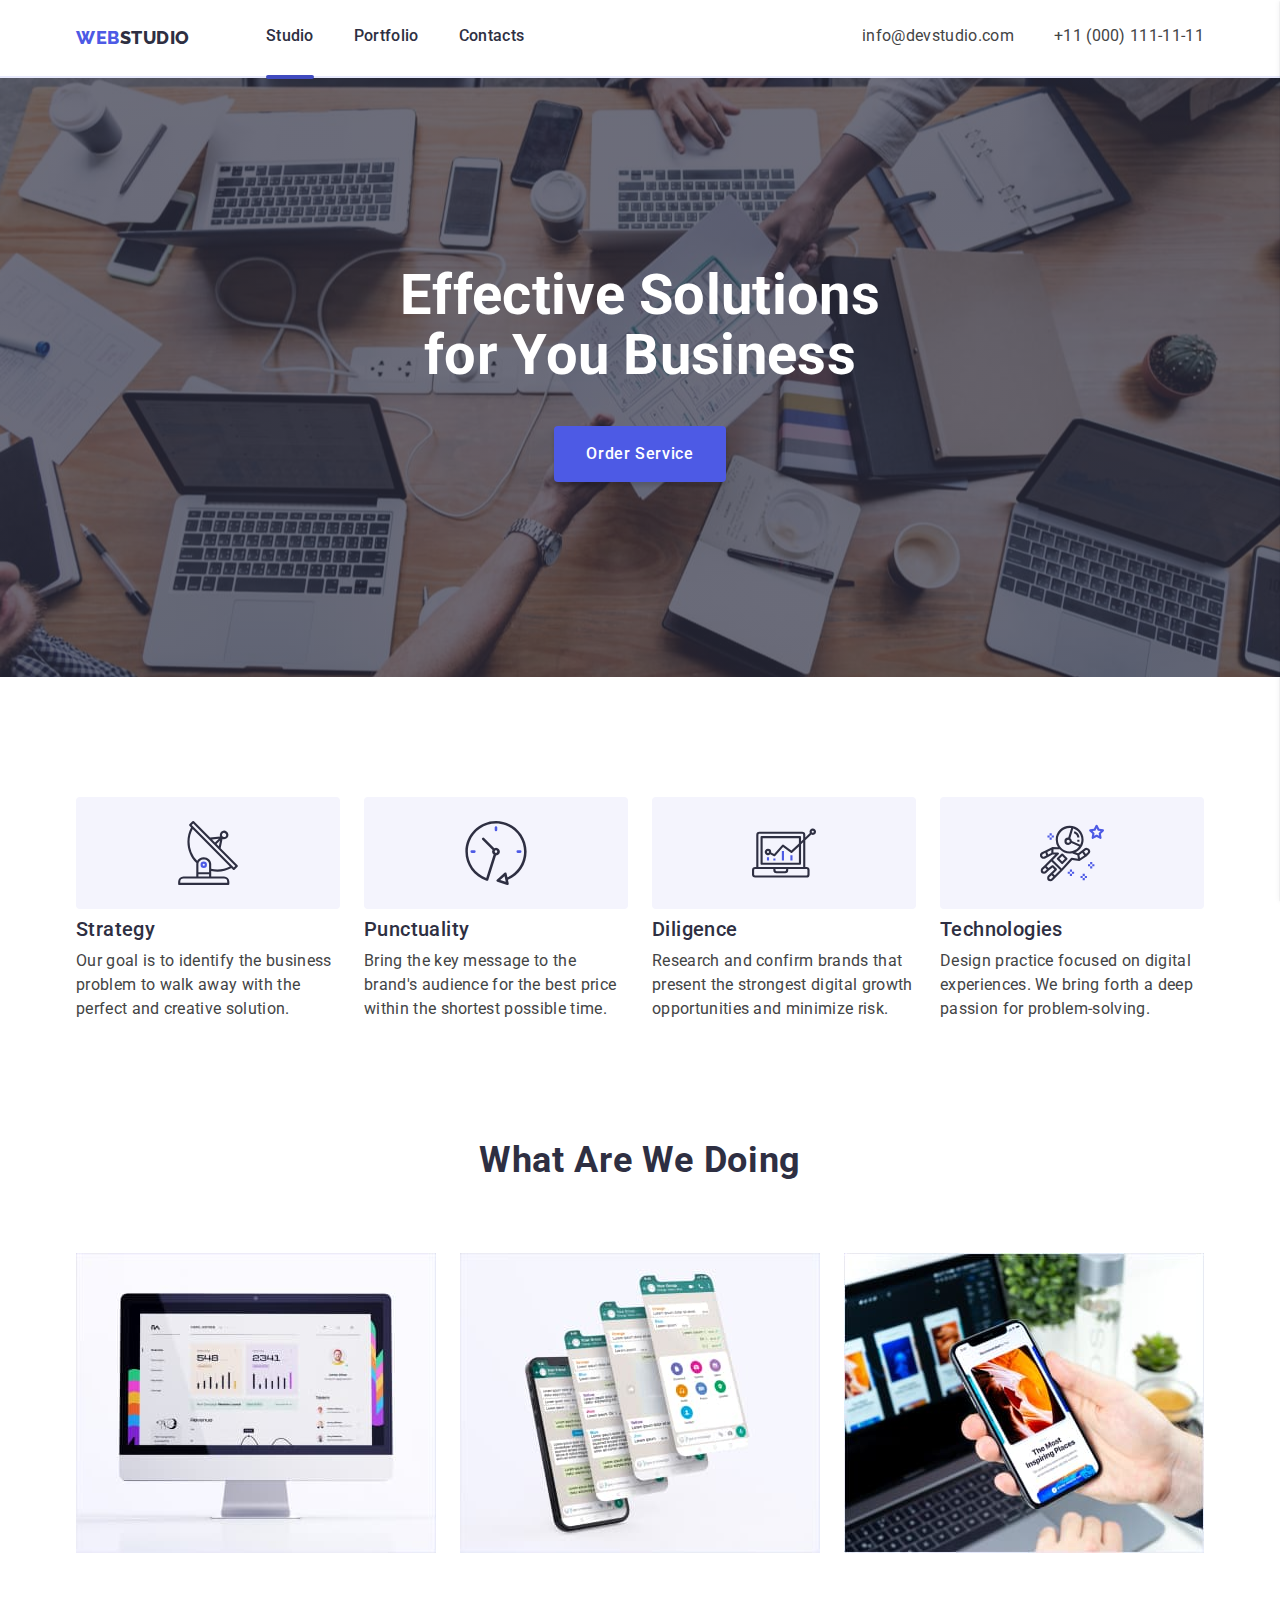
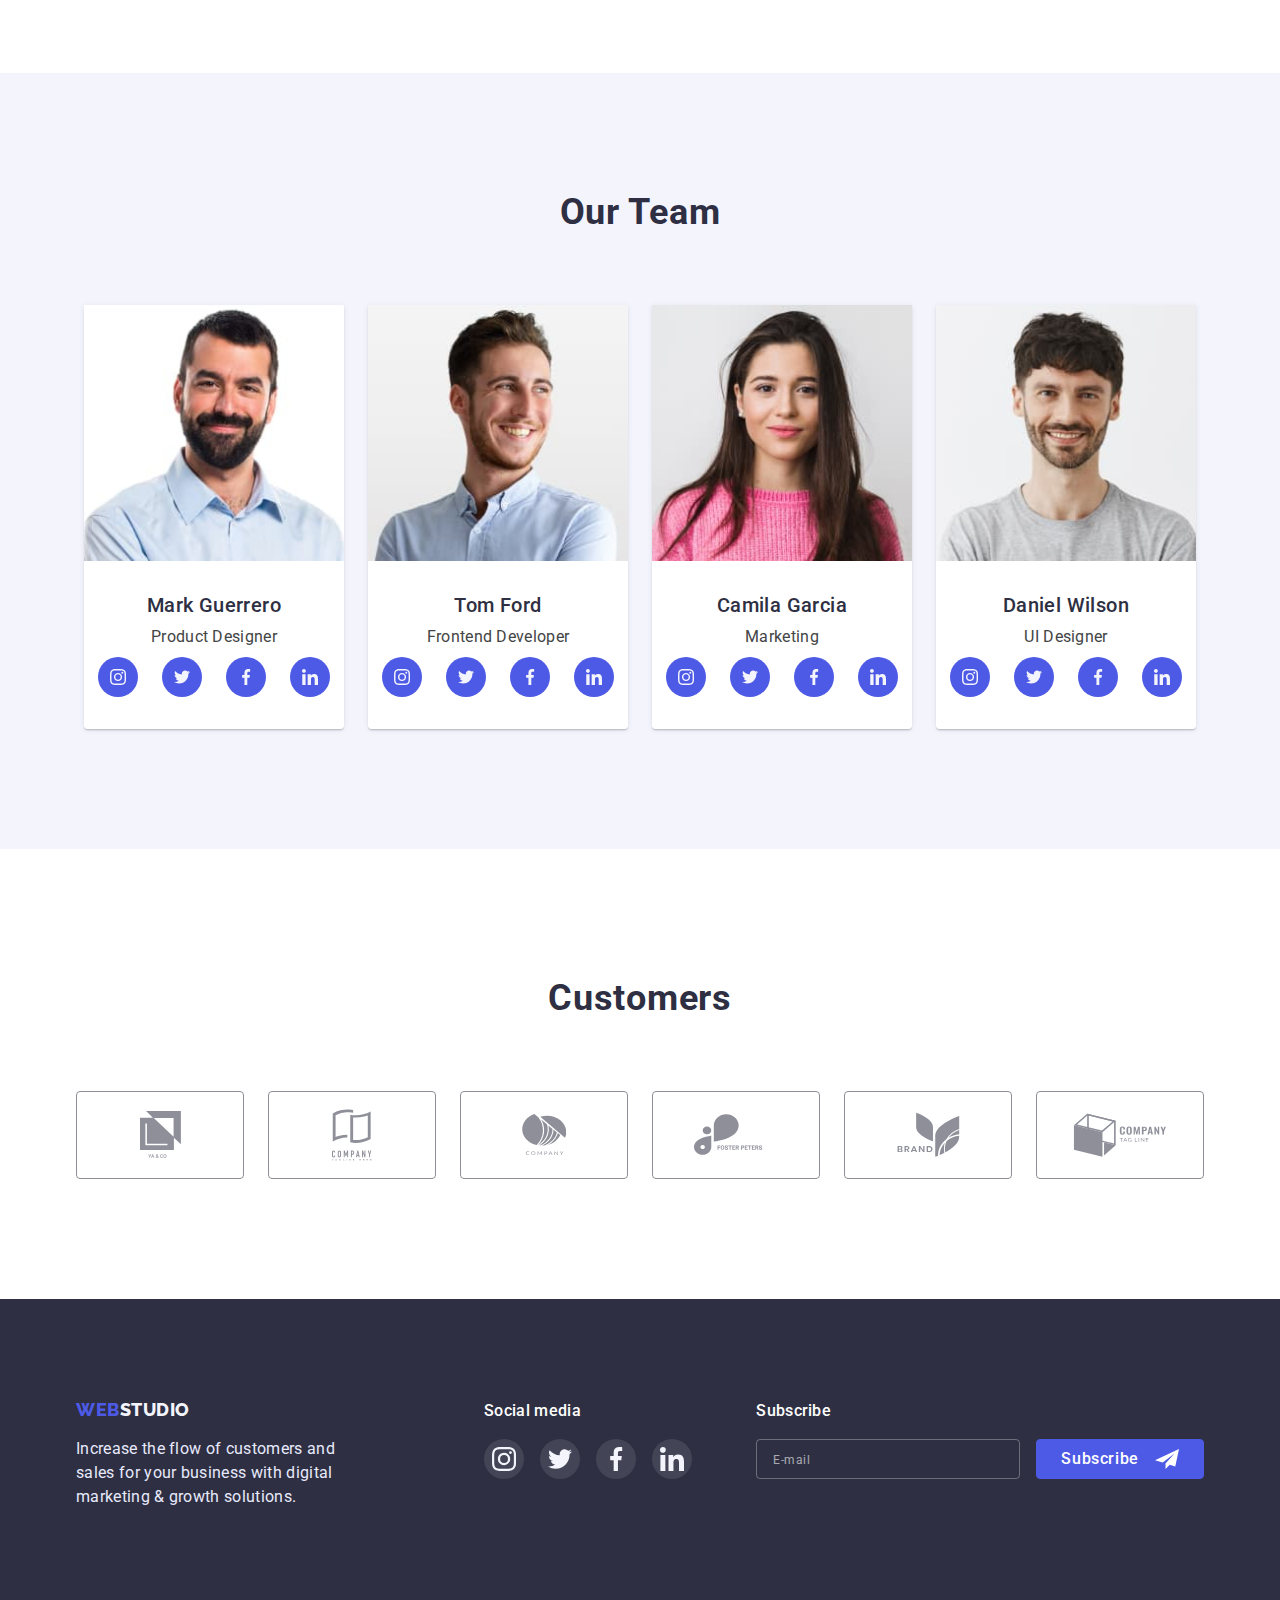
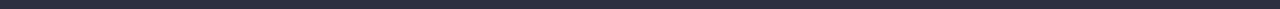
<file: index.html>
<!DOCTYPE html>
<html lang="en">

<head>
    <meta charset="UTF-8">
    <meta http-equiv="X-UA-Compatible" content="IE=edge">
    <meta name="viewport" content="width=device-width, initial-scale=1.0">
    <title class="title">WebStudio</title>
    <link rel="preconnect" href="https://fonts.googleapis.com">
    <link rel="preconnect" href="https://fonts.gstatic.com" crossorigin>
    <link
        href="https://fonts.googleapis.com/css2?family=Raleway:wght@800&family=Roboto:wght@400;500;700;900&display=swap"
        rel="stylesheet">
    <link rel="stylesheet"
        href="https://cdnjs.cloudflare.com/ajax/libs/modern-normalize/1.1.0/modern-normalize.min.css">
    <link rel="stylesheet" href="./css/styles.css">
</head>

<body>
    <!------------------ HEADER ------------------>
    <header class="header">
        <div class="container nav-address">
            <div class="mobile">
                <a href="./index.html" class="logo-header"><span>Web</span>Studio</a>
                <button type="button" class="menu-btn js-open-menu" aria-expanded="false" aria-controls="mobile-menu">
                    <svg width="32" height="22">
                        <use href="./images/symbol-defs.svg#icon-hamburger"></use>
                    </svg>
                </button>
            </div>
            <nav class="header-nav">
                <ul class="header-list list">
                    <li class="header-item "><a href="./index.html" class="header-links link current">Studio</a></li>
                    <li class="header-item"><a href="./portfolio.html" class="header-links link">Portfolio</a></li>
                    <li class="header-item"><a href="#Contacts" class="header-links link">Contacts</a></li>
                </ul>
            </nav>
            <address class="address">
                <ul class="address-list list">
                    <li class="address-item"><a href="mailto:info@devstudio.com"
                            class="address-link link">info@devstudio.com</a></li>
                    <li class="address-item"><a href="tel:+110001111111" class="address-link link">+11 (000)
                            111-11-11</a></li>
                </ul>
            </address>
        </div>
    </header>
    <!------------------ MAIN ------------------>
    <main class="main">
        <!------------------ HERO ------------------>
        <section class="hero section">
            <div class="container">
                <h1 class="hero-title">Effective Solutions for You Business</h1>
                <button type="button" data-modal-open class="hero-btn btn">Order Service</button>
            </div>
        </section>
        <!------------------ TEXT ------------------>
        <section class="text section">
            <div class="container">
                <h2 class="text-title-hidden visually-hidden">Name of section</h2>
                <ul class="text-list list">
                    <li class="text-item">
                        <div class="svg-container">
                            <svg class="icon">
                                <use href='./images/symbol-defs.svg#icon-antenna'></use>
                            </svg>
                        </div>
                        <h3 class="text-title">Strategy</h3>
                        <p class="text-prgf">Our goal is to identify the business problem to walk away with the perfect and creative
                            solution.
                        </p>
                    </li>
                    <li class="text-item">
                        <div class="svg-container">
                            <svg class="icon">
                                <use href='./images/symbol-defs.svg#icon-clock'></use>
                            </svg>
                        </div>
                        <h3 class="text-title">Punctuality</h3>
                        <p class="text-prgf">Bring the key message to the brand's audience for the best price within the shortest possible
                            time.</p>
                    </li>
                    <li class="text-item">
                        <div class="svg-container">
                            <svg class="icon">
                                <use href='./images/symbol-defs.svg#icon-diagram'></use>
                            </svg>
                        </div>
                        <h3 class="text-title">Diligence</h3>
                        <p class="text-prgf">Research and confirm brands that present the strongest digital growth opportunities and
                            minimize
                            risk.</p>
                    </li>
                    <li class="text-item">
                        <div class="svg-container">
                            <svg class="icon">
                                <use href='./images/symbol-defs.svg#icon-astronaut'></use>
                            </svg>
                        </div>
                        <h3 class="text-title">Technologies</h3>
                        <p class="text-prgf">Design practice focused on digital experiences. We bring forth a deep passion for
                            problem-solving.</p>
                    </li>
                </ul>
            </div>
        </section>
        <!------------------ ACTIVITIES ------------------>
        <section class="activities section">
            <div class="container">
                <h2 class="activities-title">What are we doing</h2>
                <ul class="activities-list list">
                    <li class="activities-item"><img src="./images/administration.jpg" alt="administration" width="360"
                            class="activities-img"></li>
                    <li class="activities-item"><img src="./images/ui-ux.jpg" alt="ui/ux" width="360"
                            class="activities-img"></li>
                    <li class="activities-item"><img src="./images/design.jpg" alt="design" width="360"
                            class="activities-img"></li>
                </ul>
            </div>
        </section>
        <!------------------ TEAM ------------------>
        <section class="team section">
            <div class="container">
                <h2 class="team-title">Our Team</h2>
                <ul class="team-list list">
                    <li class="team-item">
                        <img srcset="./images/markguerrero.jpg 1x, ./images/markguerrero2x.jpg 2x"
                            src="./images/markguerrero.jpg" alt="markguerrero" class="team-img">
                        <div class="team-container">
                            <h3 class="team-name">Mark Guerrero</h3>
                            <p class="team-jobtitle">Product Designer</p>
                            <ul class="team-social-list list">
                                <li clas="team-social-item"><a href="" class="team-social-link">
                                        <svg class="social-icon">
                                            <use href="./images/symbol-defs.svg#icon-instagram"></use>
                                        </svg>
                                    </a></li>
                                <li clas="team-social-item"><a href="" class="team-social-link">
                                        <svg class="social-icon">
                                            <use href="./images/symbol-defs.svg#icon-twitter"></use>
                                        </svg>
                                    </a></li>
                                <li clas="team-social-item"><a href="" class="team-social-link">
                                        <svg class="social-icon">
                                            <use href="./images/symbol-defs.svg#icon-facebook"></use>
                                        </svg>
                                    </a></li>
                                <li clas="team-social-item"><a href="" class="team-social-link">
                                        <svg class="social-icon">
                                            <use href="./images/symbol-defs.svg#icon-linkedin"></use>
                                        </svg>
                                    </a></li>
                            </ul>
                        </div>

                    <li class="team-item">
                        <img srcset="./images/tomford.jpg 1x, ./images/tomford2x.jpg 2x" src="./images/tomford.jpg"
                            alt="tomford" class="team-img">
                        <div class="team-container">
                            <h3 class="team-name">Tom Ford</h3>
                            <p class="team-jobtitle">Frontend Developer</p>
                            <ul class="team-social-list list">
                                <li clas="team-social-item"><a href="" class="team-social-link">
                                        <svg class="social-icon">
                                            <use href="./images/symbol-defs.svg#icon-instagram"></use>
                                        </svg>
                                    </a></li>
                                <li clas="team-social-item"><a href="" class="team-social-link">
                                        <svg class="social-icon">
                                            <use href="./images/symbol-defs.svg#icon-twitter"></use>
                                        </svg>
                                    </a></li>
                                <li clas="team-social-item"><a href="" class="team-social-link">
                                        <svg class="social-icon">
                                            <use href="./images/symbol-defs.svg#icon-facebook"></use>
                                        </svg>
                                    </a></li>
                                <li clas="team-social-item"><a href="" class="team-social-link">
                                        <svg class="social-icon">
                                            <use href="./images/symbol-defs.svg#icon-linkedin"></use>
                                        </svg>
                                    </a></li>
                            </ul>
                        </div>

                    </li>
                    <li class="team-item">
                        <img srcset="./images/camilagarcia.jpg 1x, ./images/camilagarcia2x.jpg 2x"
                            src="./images/camilagarcia.jpg" alt="camilagarcia" class="team-img">
                        <div class="team-container">
                            <h3 class="team-name">Camila Garcia</h3>
                            <p class="team-jobtitle">Marketing</p>
                            <ul class="team-social-list list">
                                <li clas="team-social-item"><a href="" class="team-social-link">
                                        <svg class="social-icon">
                                            <use href="./images/symbol-defs.svg#icon-instagram"></use>
                                        </svg>
                                    </a></li>
                                <li clas="team-social-item"><a href="" class="team-social-link">
                                        <svg class="social-icon">
                                            <use href="./images/symbol-defs.svg#icon-twitter"></use>
                                        </svg>
                                    </a></li>
                                <li clas="team-social-item"><a href="" class="team-social-link">
                                        <svg class="social-icon">
                                            <use href="./images/symbol-defs.svg#icon-facebook"></use>
                                        </svg>
                                    </a></li>
                                <li clas="team-social-item"><a href="" class="team-social-link">
                                        <svg class="social-icon">
                                            <use href="./images/symbol-defs.svg#icon-linkedin"></use>
                                        </svg>
                                    </a></li>
                            </ul>
                        </div>

                    </li>
                    <li class="team-item">
                        <img srcset="./images/danielwilson.jpg 1x, ./images/danielwilson2x.jpg 2x"
                            src="./images/danielwilson.jpg" alt="danielwilson" class="team-img">
                        <div class="team-container">
                            <h3 class="team-name">Daniel Wilson</h3>
                            <p class="team-jobtitle">UI Designer</p>
                            <ul class="team-social-list list">
                                <li clas="team-social-item"><a href="" class="team-social-link">
                                        <svg class="social-icon">
                                            <use href="./images/symbol-defs.svg#icon-instagram"></use>
                                        </svg>
                                    </a></li>
                                <li clas="team-social-item"><a href="" class="team-social-link">
                                        <svg class="social-icon">
                                            <use href="./images/symbol-defs.svg#icon-twitter"></use>
                                        </svg>
                                    </a></li>
                                <li clas="team-social-item"><a href="" class="team-social-link">
                                        <svg class="social-icon">
                                            <use href="./images/symbol-defs.svg#icon-facebook"></use>
                                        </svg>
                                    </a></li>
                                <li clas="team-social-item"><a href="" class="team-social-link">
                                        <svg class="social-icon">
                                            <use href="./images/symbol-defs.svg#icon-linkedin"></use>
                                        </svg>
                                    </a></li>
                            </ul>
                        </div>

                    </li>
                </ul>
            </div>
        </section>
        <!------------------ CUSTOMERS ------------------>
        <section class="customers section">
            <div class="container">
                <h2 class="customers-title">Customers</h2>
                <ul class="customers-list list">
                    <li class="customers-item"><a class="clients-link" href="">
                            <svg class="customers-icon" width="41" height="46.97">
                                <use href="./images/symbol-defs.svg#icon-client1"></use>
                            </svg>
                        </a></li>
                    <li class="customers-item"><a class="clients-link" href="">
                            <svg class="customers-icon" width="40" height="52">
                                <use href="./images/symbol-defs.svg#icon-client2"></use>
                            </svg>
                        </a></li>
                    <li class="customers-item"><a class="clients-link" href="">
                            <svg class="customers-icon" width="44" height="41">
                                <use href="./images/symbol-defs.svg#icon-client3"></use>
                            </svg>
                        </a></li>
                    <li class="customers-item"><a class="clients-link" href="">
                            <svg class="customers-icon" width="84" height="41">
                                <use href="./images/symbol-defs.svg#icon-client4"></use>
                            </svg>
                        </a></li>
                    <li class="customers-item"><a class="clients-link" href="">
                            <svg class="customers-icon" width="63" height="45">
                                <use href="./images/symbol-defs.svg#icon-client5"></use>
                            </svg>
                        </a></li>
                    <li class="customers-item"><a class="clients-link" href="">
                            <svg class="customers-icon" width="94" height="44">
                                <use href="./images/symbol-defs.svg#icon-client6"></use>
                            </svg>
                        </a></li>
                </ul>
            </div>
        </section>
    </main>
    <!------------------ FOOTER ------------------>
    <footer class="footer">
        <div class="container footer-container">
            <div class="first-section">
                <a href="./index.html" class="logo-footer"><span>Web</span>Studio</a>
                <p class="footer-text">Increase the flow of customers and sales for your business with digital marketing
                    &
                    growth solutions.</p>
            </div>
            <div class="second-section">
                <h3 class="footer-head">Social media</h3>
                <ul class="social-media-list list">
                    <li class="social-media-item"><a href="" class="social-media-link">
                            <svg class="social-media-icon">
                                <use href="./images/symbol-defs.svg#icon-instagram"></use>
                            </svg>
                        </a></li>
                    <li class="social-media-item"><a href="" class="social-media-link">
                            <svg class="social-media-icon">
                                <use href="./images/symbol-defs.svg#icon-twitter"></use>
                            </svg>
                        </a></li>
                    <li class="social-media-item"><a href="" class="social-media-link">
                            <svg class="social-media-icon">
                                <use href="./images/symbol-defs.svg#icon-facebook"></use>
                            </svg>
                        </a></li>
                    <li class="social-media-item"><a href="" class="social-media-link">
                            <svg class="social-media-icon">
                                <use href="./images/symbol-defs.svg#icon-linkedin"></use>
                            </svg>
                        </a></li>
                </ul>
            </div>
            <div class="third-section">
                <h3 class="footer-head2">Subscribe</h3>
                <form class="footer-form">
                    <input type="email" class="footer-input" name="subscribe" id="email" placeholder="E-mail">
                    <button type="submit" class="footer-btn"><span class="btn-text">Subscribe</span></button>
                </form>
            </div>
        </div>
    </footer>
    <!------------------ MODAL ------------------>
    <div class="backdrop is-hidden" data-modal>
        <div class="modal">
            <button type="button" data-modal-close class="close-btn">
                <svg class="close-icon" width="8px" height="8px">
                    <use href="./images/symbol-defs.svg#icon-close"></use>
                </svg>
            </button>
            <h4 class="modal-text">Leave your contacts and we will call you back</h4>
            <form class="modal-form" autocomplete="off">
                <label for="" class="modal-label">
                    <span class="text-label">Name</span>
                    <div class="icon-pos">
                        <input type="text" class="modal-input" name="Name" required>
                        <svg class="input-icon">
                            <use href="./images/symbol-defs.svg#icon-person"></use>
                        </svg>
                    </div>
                </label>
                <label for="" class="modal-label">
                    <span class="text-label">Phone</span>
                    <div class="icon-pos">
                        <input type="tel" class="modal-input" name="Phone"
                            pattern="[\+]\d{3}\s[\(]\d{2}[\)]\s\d{3}[\-]\d{2}[\-]\d{2}" required>
                        <svg class="input-icon">
                            <use href="./images/symbol-defs.svg#icon-phone"></use>
                        </svg>
                    </div>
                </label>
                <label for="" class="modal-label">
                    <span class="text-label">Email</span>
                    <div class="icon-pos">
                        <input type="email" class="modal-input" name="Email" required>
                        <svg class="input-icon">
                            <use href="./images/symbol-defs.svg#icon-email"></use>
                        </svg>
                    </div>
                </label>
                <label for="" class="modal-label">
                    <span class="text-label">Comment</span>
                    <textarea name="" id="" cols="30" rows="10" class="modal-textarea"
                        placeholder="Text input"></textarea>
                </label>
                <label class="checkbox-label">
                    <input type="checkbox" name="checkbox" class="checkbox visually-hidden">
                    <span class="check-custom"></span>
                    <svg class="check-icon">
                        <use href="./images/symbol-defs.svg#icon-click"></use>
                    </svg>
                    <span class="checkbox-text">I accept the terms and conditions of the <a href="#">Privacy
                            Policy</a></span>
                </label>
                <button type="submit" class="modal-btn"><span class="modal-btn-txt">Send</span></button>
            </form>
        </div>
    </div>
    <!------------------ MOBILE MENU ------------------>
    <div class="mob-menu js-menu-container" id="mobile-menu">
        <button type="button" class="close-btn js-close-menu">
            <svg class="close-icon" width="8px" height="8px">
                <use href="./images/symbol-defs.svg#icon-close"></use>
            </svg>
        </button>

        <div class="menu-block">
            <ul class="menu-list list">
                <li class="menu-item"><a href="./index.html" class="link menu-link menu-current">Studio</a></li>
                <li class="menu-item"><a href="./portfolio.html" class="link menu-link">Portfolio</a></li>
                <li class="menu-item"><a href="#Contacts" class="link menu-link">Contacts</a></li>
            </ul>
        </div>
        <div class="address-block">
            <ul class="address-list list">
                <li class="address-item"><a href="tel:+110001111111" class="tel-link link">+11 (000)
                        111-11-11</a></li>
                <li class="address-item"><a href="mailto:info@devstudio.com"
                        class="address-link link">info@devstudio.com</a></li>
            </ul>
            <ul class="team-social-list list">
                <li clas="team-social-item"><a href="" class="team-social-link">
                        <svg class="social-icon">
                            <use href="./images/symbol-defs.svg#icon-instagram"></use>
                        </svg>
                    </a></li>
                <li clas="team-social-item"><a href="" class="team-social-link">
                        <svg class="social-icon">
                            <use href="./images/symbol-defs.svg#icon-twitter"></use>
                        </svg>
                    </a></li>
                <li clas="team-social-item"><a href="" class="team-social-link">
                        <svg class="social-icon">
                            <use href="./images/symbol-defs.svg#icon-facebook"></use>
                        </svg>
                    </a></li>
                <li clas="team-social-item"><a href="" class="team-social-link">
                        <svg class="social-icon">
                            <use href="./images/symbol-defs.svg#icon-linkedin"></use>
                        </svg>
                    </a></li>
            </ul>
        </div>

    </div>
    <script src="./js/mobile-menu.js"></script>
    <script src="./js/modal.js"></script>
</body>

</html>
</file>
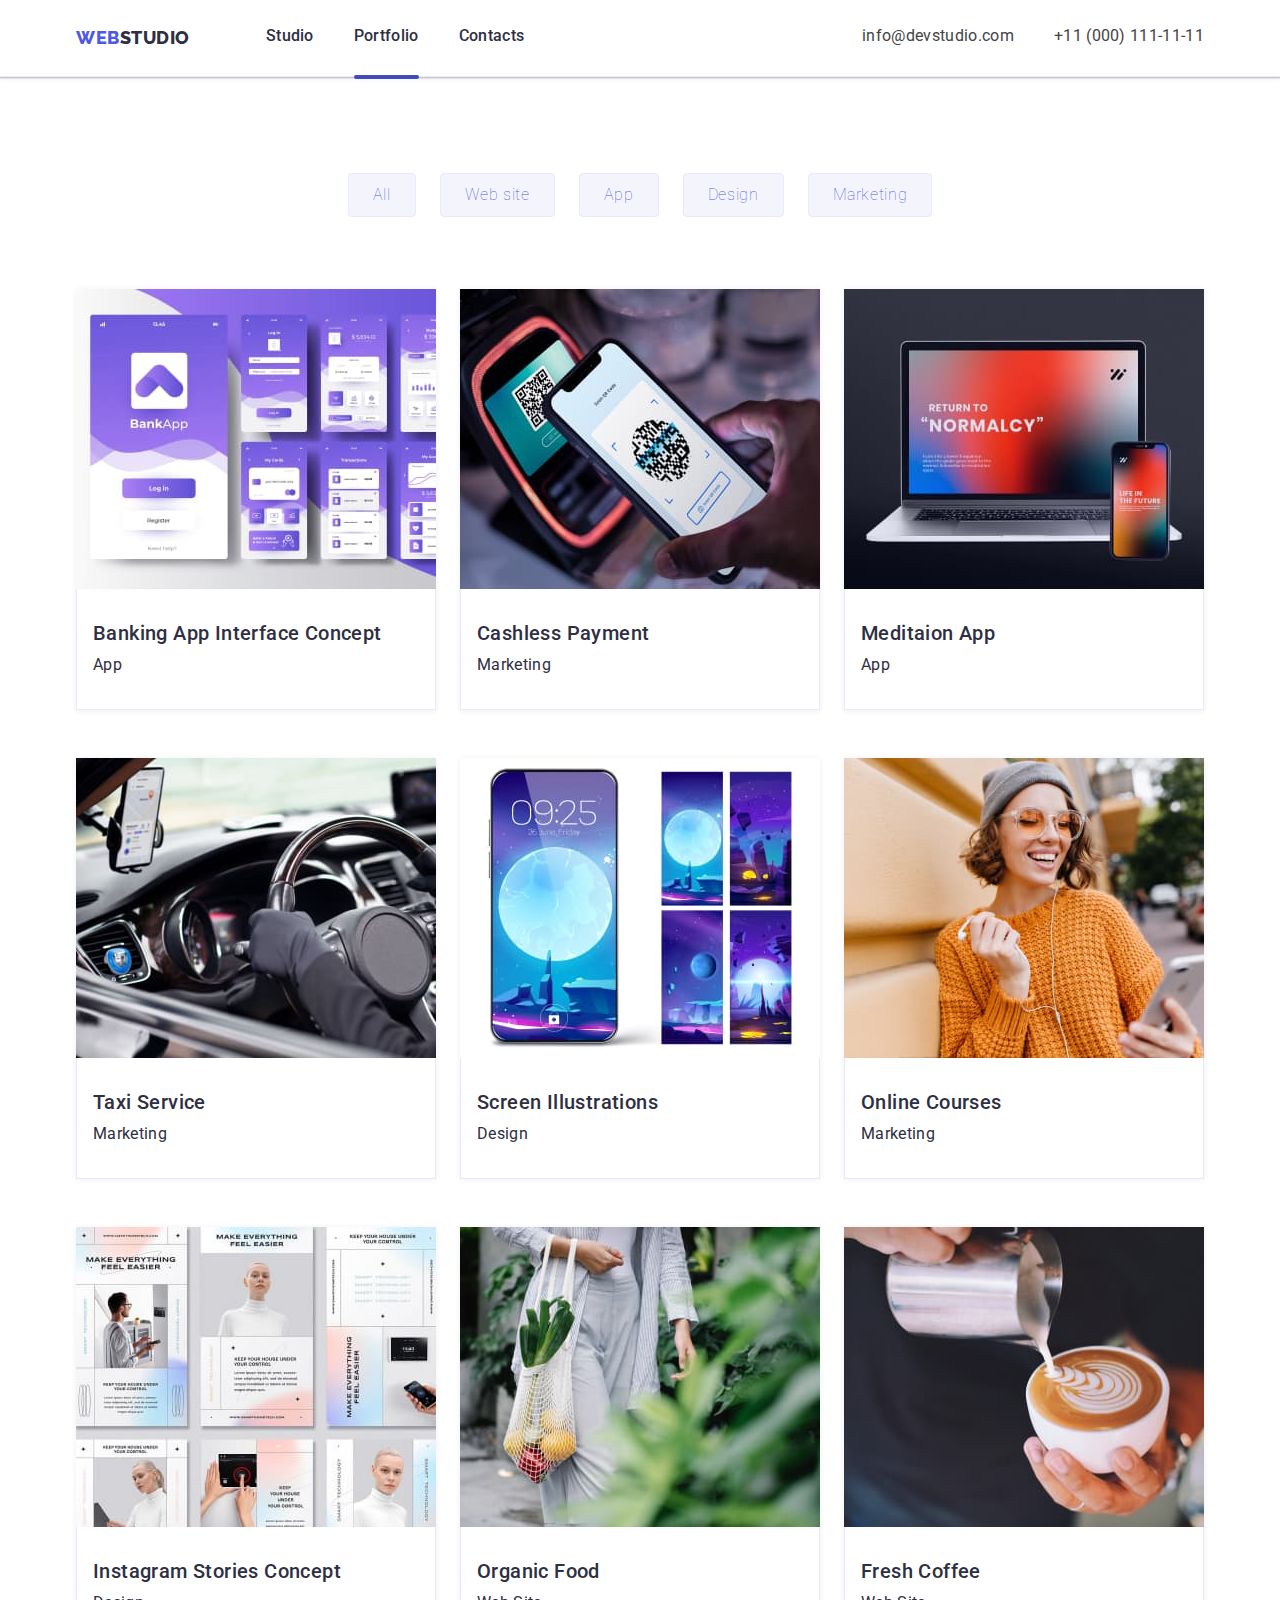
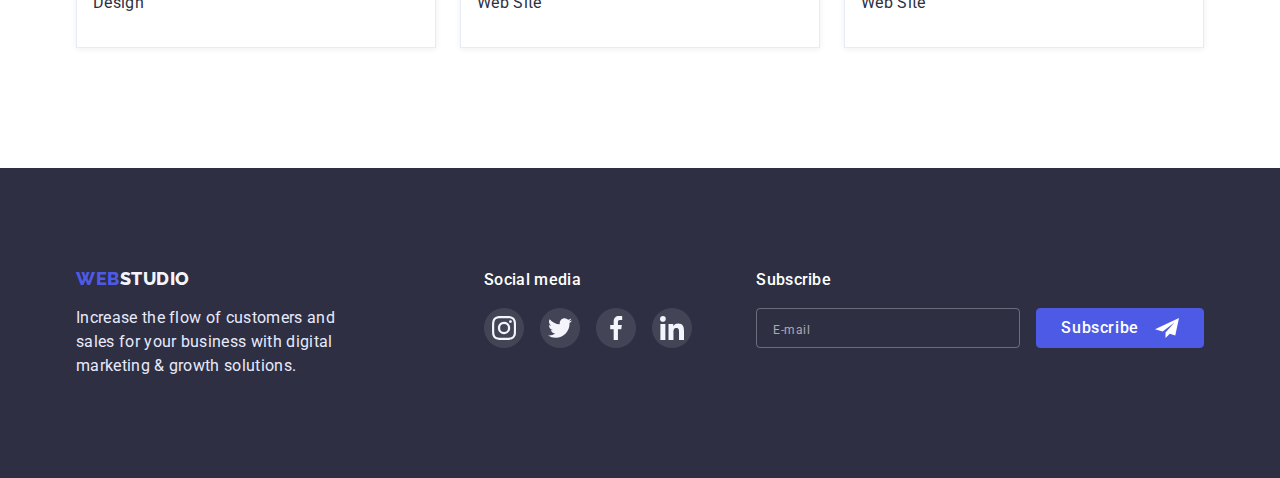
<file: portfolio.html>
<!DOCTYPE html>
<html lang="en">

<head>
    <meta charset="UTF-8">
    <meta http-equiv="X-UA-Compatible" content="IE=edge">
    <meta name="viewport" content="width=device-width, initial-scale=1.0">
    <title class="title">Portfolio</title>
    <link rel="preconnect" href="https://fonts.googleapis.com">
    <link rel="preconnect" href="https://fonts.gstatic.com" crossorigin>
    <link
        href="https://fonts.googleapis.com/css2?family=Raleway:wght@800&family=Roboto:wght@400;500;700;900&display=swap"
        rel="stylesheet">
    <link rel="stylesheet"
        href="https://cdnjs.cloudflare.com/ajax/libs/modern-normalize/1.1.0/modern-normalize.min.css">
    <link rel="stylesheet" href="./css/styles.css">
</head>

<body>
    <header class="header">
        <div class="container nav-address">
            <a href="./index.html" class="logo-header"><span>Web</span>Studio</a>
            <nav class="header-nav">
                <ul class="header-list list">
                    <li class="header-item"><a href="./index.html" class="header-links link">Studio</a></li>
                    <li class="header-item"><a href="./portfolio.html" class="header-links link current">Portfolio</a>
                    </li>
                    <li class="header-item"><a href="#Contacts" class="header-links link">Contacts</a></li>
                </ul>
            </nav>
            <address class="address">
                <ul class="address-list list">
                    <li class="address-item"><a href="mailto:info@devstudio.com"
                            class="address-link link">info@devstudio.com</a></li>
                    <li class="address-item"><a href="tel:+110001111111" class="address-link link">+11 (000)
                            111-11-11</a></li>
                </ul>
            </address>
        </div>
    </header>
    <main class="main-portfolio">
        <section class="main-section section">
            <div class="container">
                <h1 class="visually-hidden">Portfolio page</h1>
                <ul class="filter-list list">
                    <li class="filter-item"><button type="button" class="filter-btn btn">All</button></li>
                    <li class="filter-item"><button type="button" class="filter-btn btn">Web site</button></li>
                    <li class="filter-item"><button type="button" class="filter-btn btn">App</button></li>
                    <li class="filter-item"><button type="button" class="filter-btn btn">Design</button></li>
                    <li class="filter-item"><button type="button" class="filter-btn btn">Marketing</button></li>
                </ul>
                <ul class="projects-list list">
                    <li class="projects-item">
                        <a href="" class="project-link">
                            <div class="bg-container">
                                <img src="./images/bank_app.jpg" alt="bank_app" width="360" class="projects-img">
                                <div class="overlay-container">
                                    <p class="overlay-text">14 Stylish and User-Friendly App Design Concepts · Task
                                        Manager App · Calorie Tracker App · Exotic Fruit Ecommerce App · Cloud Storage
                                        App</p>
                                </div>
                            </div>

                            <div class="projects-container">
                                <h3 class="projects-img-title">Banking App Interface Concept</h3>
                                <p class="projects-img-text">App</p>
                            </div>

                        </a>
                    </li>
                    <li class="projects-item">
                        <a href="" class="project-link">
                            <div class="bg-container">
                                <img src="./images/cash_payment.jpg" alt="background_blue" width="360"
                                    class="projects-img">
                                <div class="overlay-container">
                                    <p class="overlay-text">14 Stylish and User-Friendly App Design Concepts · Task
                                        Manager App · Calorie Tracker App · Exotic Fruit Ecommerce App · Cloud Storage
                                        App</p>
                                </div>
                            </div>
                            <div class="projects-container">
                                <h3 class="projects-img-title">Cashless Payment</h3>
                                <p class="projects-img-text">Marketing</p>
                            </div>

                        </a>
                    </li>
                    <li class="projects-item">
                        <a href="" class="project-link">
                            <div class="bg-container">
                                <img src="./images/meditation_app.jpg" alt="meditation_app" width="360"
                                    class="projects-img">
                                <div class="overlay-container">
                                    <p class="overlay-text">14 Stylish and User-Friendly App Design Concepts · Task
                                        Manager App · Calorie Tracker App · Exotic Fruit Ecommerce App · Cloud Storage
                                        App</p>
                                </div>
                            </div>

                            <div class="projects-container">
                                <h3 class="projects-img-title">Meditaion App</h3>
                                <p class="projects-img-text">App</p>
                            </div>

                        </a>
                    </li>
                    <li class="projects-item">
                        <a href="" class="project-link">
                            <div class="bg-container">
                                <img src="./images/taxi_service.jpg" alt="taxi_service" width="360"
                                    class="projects-img">
                                <div class="overlay-container">
                                    <p class="overlay-text">14 Stylish and User-Friendly App Design Concepts · Task
                                        Manager App · Calorie Tracker App · Exotic Fruit Ecommerce App · Cloud Storage
                                        App</p>
                                </div>
                            </div>

                            <div class="projects-container">
                                <h3 class="projects-img-title">Taxi Service</h3>
                                <p class="projects-img-text">Marketing</p>
                            </div>

                        </a>
                    </li>
                    <li class="projects-item">
                        <a href="" class="project-link">
                            <div class="bg-container">
                                <img src="./images/screen_img.jpg" alt="screen_img" width="360" class="projects-img">
                                <div class="overlay-container">
                                    <p class="overlay-text">14 Stylish and User-Friendly App Design Concepts · Task
                                        Manager App · Calorie Tracker App · Exotic Fruit Ecommerce App · Cloud Storage
                                        App</p>
                                </div>
                            </div>

                            <div class="projects-container">
                                <h3 class="projects-img-title">Screen Illustrations</h3>
                                <p class="projects-img-text">Design</p>
                            </div>

                        </a>
                    </li>
                    <li class="projects-item">
                        <a href="" class="project-link">
                            <div class="bg-container">
                                <img src="./images/online_course.jpg" alt="online_course" width="360"
                                    class="projects-img">
                                <div class="overlay-container">
                                    <p class="overlay-text">14 Stylish and User-Friendly App Design Concepts · Task
                                        Manager App · Calorie Tracker App · Exotic Fruit Ecommerce App · Cloud Storage
                                        App</p>
                                </div>
                            </div>

                            <div class="projects-container">
                                <h3 class="projects-img-title">Online Courses</h3>
                                <p class="projects-img-text">Marketing</p>
                            </div>

                        </a>
                    </li>
                    <li class="projects-item">
                        <a href="" class="project-link">
                            <div class="bg-container">
                                <img src="./images/instagramm_stories.jpg" alt="instagramm_stories" width="360"
                                    class="projects-img">
                                <div class="overlay-container">
                                    <p class="overlay-text">14 Stylish and User-Friendly App Design Concepts · Task
                                        Manager App · Calorie Tracker App · Exotic Fruit Ecommerce App · Cloud Storage
                                        App</p>
                                </div>
                            </div>

                            <div class="projects-container">
                                <h3 class="projects-img-title">Instagram Stories Concept</h3>
                                <p class="projects-img-text">Design</p>
                            </div>

                        </a>
                    </li>
                    <li class="projects-item">
                        <a href="" class="project-link">
                            <div class="bg-container">
                                <img src="./images/food.jpg" alt="food" width="360" class="projects-img">
                                <div class="overlay-container">
                                    <p class="overlay-text">14 Stylish and User-Friendly App Design Concepts · Task
                                        Manager App · Calorie Tracker App · Exotic Fruit Ecommerce App · Cloud Storage
                                        App</p>
                                </div>
                            </div>

                            <div class="projects-container">
                                <h3 class="projects-img-title">Organic Food</h3>
                                <p class="projects-img-text">Web Site</p>
                            </div>

                        </a>
                    </li>
                    <li class="projects-item">
                        <a href="" class="project-link">
                            <div class="bg-container">
                                <img src="./images/coffee.jpg" alt="coffee" width="360" class="projects-img">
                                <div class="overlay-container">
                                    <p class="overlay-text">14 Stylish and User-Friendly App Design Concepts · Task
                                        Manager App · Calorie Tracker App · Exotic Fruit Ecommerce App · Cloud Storage
                                        App</p>
                                </div>
                            </div>

                            <div class="projects-container">
                                <h3 class="projects-img-title">Fresh Coffee</h3>
                                <p class="projects-img-text">Web Site</p>
                            </div>

                        </a>

                    </li>
                </ul>
            </div>
        </section>
    </main>
    <footer class="footer">
        <div class="container footer-container">
            <div class="first-section">
                <a href="./index.html" class="logo-footer"><span>Web</span>Studio</a>
                <p class="footer-text">Increase the flow of customers and sales for your business with digital marketing
                    &
                    growth solutions.</p>
            </div>
            <div class="second-section">
                <h3 class="footer-head">Social media</h3>
                <ul class="social-media-list list">
                    <li class="social-media-item"><a href="" class="social-media-link">
                            <svg class="social-media-icon">
                                <use href="./images/symbol-defs.svg#icon-instagram"></use>
                            </svg>
                        </a></li>
                    <li class="social-media-item"><a href="" class="social-media-link">
                            <svg class="social-media-icon">
                                <use href="./images/symbol-defs.svg#icon-twitter"></use>
                            </svg>
                        </a></li>
                    <li class="social-media-item"><a href="" class="social-media-link">
                            <svg class="social-media-icon">
                                <use href="./images/symbol-defs.svg#icon-facebook"></use>
                            </svg>
                        </a></li>
                    <li class="social-media-item"><a href="" class="social-media-link">
                            <svg class="social-media-icon">
                                <use href="./images/symbol-defs.svg#icon-linkedin"></use>
                            </svg>
                        </a></li>
                </ul>
            </div>
            <div class="third-section">
                <h3 class="footer-head2">Subscribe</h3>
                <form class="footer-form">
                    <input type="email" class="footer-input" name="subscribe" id="email" placeholder="E-mail">
                    <button type="submit" class="footer-btn"><span class="btn-text">Subscribe</span></button>
                </form>
            </div>
        </div>

    </footer>
</body>

</html>
</file>
<file: css/styles.css>
/*---------------------------------- Main styles ----------------------------------*/
:root {
    --hover-focus-color: #4D5AE5;
    --pressed-color: #404BBF;
    --hero-footer-backgroudcolor: #2E2F42;
    --success-color: #31D0AA;
    --body-color: #434445;
    --subtle-text-color: #8E8F99;
    --accent-color: #E7E9FC;
    --light-color: #F4F4FD;
    --bg-modal: #FCFCFC;
    --margin-list-item: 24px;
}

h1,
h2,
h3,
h4,
h5,
h6,
p {
    padding: 0;
    margin: 0;
}

body {
    font-family: 'Roboto', sans-serif;
    font-size: 16px;
    line-height: 1.5;
    letter-spacing: 0.02em;
    color: var(--body-color);
}

img {
    display: block;
    max-width: 100%;
    height: auto;
}

.visually-hidden {
    position: absolute;
    width: 1px;
    height: 1px;
    margin: -1px;
    border: 0;
    padding: 0;

    white-space: nowrap;
    clip-path: inset(100%);
    clip: rect(0 0 0 0);
    overflow: hidden;
}

.btn {
    background-color: var(--light-color);
    cursor: pointer;
    transition: background-color 250ms cubic-bezier(0.4, 0, 0.2, 1), color 250ms cubic-bezier(0.4, 0, 0.2, 1), box-shadow 250ms cubic-bezier(0.4, 0, 0.2, 1);
}

.link {
    text-decoration: none;
    font-style: normal;
    color: var(--hero-footer-backgroudcolor);
    transition: color 250ms cubic-bezier(0.4, 0, 0.2, 1), box-shadow 250ms cubic-bezier(0.4, 0, 0.2, 1);
}

.link:hover,
.link:focus {
    color: var(--hover-focus-color);
}

.list {
    padding: 0;
    margin: 0;
    list-style: none;
}

.container {
    padding-left: 15px;
    padding-right: 15px;
    margin-left: auto;
    margin-right: auto;
}

/*---------------------------------- Header Styles ----------------------------------*/

.header {
    border-bottom: 1px solid var(--accent-color);
    box-shadow: 0px 2px 1px rgba(46, 47, 66, 0.08), 0px 1px 1px rgba(46, 47, 66, 0.16), 0px 1px 6px rgba(46, 47, 66, 0.08);
}

.logo-header {
    margin-top: 24px;
    margin-bottom: 24px;
    font-family: 'Raleway', sans-serif;
    font-weight: 800;
    font-size: 18px;
    line-height: 1.33;
    letter-spacing: 0.03em;
    text-decoration: none;
    text-transform: uppercase;
    color: var(--hero-footer-backgroudcolor);
}

.logo-header span {
    color: var(--hover-focus-color);
}

.mobile {
    display: flex;
    align-items: center;
    justify-content: space-between;
}

.menu-btn {
    display: inline-flex;
    border: none;
    background: transparent;
}

.header-item {
    font-weight: 500;
    color: var(--hero-footer-backgroudcolor);
}

.header-links {
    position: relative;
    display: block;
    padding-top: 24px;
    padding-bottom: 28px;
}

.current::after {
    position: absolute;
    left: 0;
    top: calc(100% - 1px);
    content: '';
    width: 100%;
    height: 4px;
    background: var(--pressed-color);
    border-radius: 2px;
}

.header-nav {
    display: none;
}

.address {
    display: none;
}

/*---------------------------------- Hero Styles ----------------------------------*/

.hero {
    border-top: 1px solid #E7E9FC;
    max-width: 428px;
    height: 432px;
    margin-left: auto;
    margin-right: auto;
    padding-top: 112px;
    padding-bottom: 112px;
    text-align: center;
    background: var(--hero-footer-backgroudcolor);
    background-image: linear-gradient(to right, rgba(46, 47, 66, 0.7), rgba(46, 47, 66, 0.7)), url(../images/mobile-hero.jpg);
    background-position: center;
    background-repeat: no-repeat;
}

@media (min-resolution: 2dppx) {
    .hero {
        background-image: linear-gradient(to right, rgba(46, 47, 66, 0.7), rgba(46, 47, 66, 0.7)), url(../images/mobile-hero2x.jpg);
        background-size: cover;
    }
}

.hero-title {
    max-width: 320px;
    margin-right: auto;
    margin-left: auto;
    font-weight: 700;
    font-size: 36px;
    line-height: 1.11;
    text-align: center;
    color: #FFFFFF;
}

.hero-btn {
    margin-top: 72px;
    font-family: "Roboto", sans-serif;
    font-weight: 500;
    font-size: 16px;
    line-height: 1.5;
    letter-spacing: 0.04em;
    color: #FFFFFF;
    background-color: var(--hover-focus-color);
    padding: 16px 32px;
    border: transparent;
    border-radius: 4px;
    box-shadow: 0px 4px 4px rgba(0, 0, 0, 0.15);
}

.hero-btn:is(:hover, :focus) {
    background-color: var(--pressed-color);
}

/*---------------------------------- Text section Styles ----------------------------------*/
.text {
    padding-top: 96px;
    padding-bottom: 96px;
}

.text-title {
    text-align: center;
    margin-bottom: 8px;
    font-weight: 700;
    font-size: 36px;
    line-height: 1.1;
    letter-spacing: 0.02em;
    color: var(--hero-footer-backgroudcolor);
}

.text-prgf {
    font-weight: 500;
    font-size: 16px;
    line-height: 1.5;
    letter-spacing: 0.02em;
    color: var(--body-color);
}

.text-item:not(:last-child) {
    margin-bottom: 72px;
}

.svg-container {
    display: none;
    height: 112px;
    background: var(--light-color);
    border-radius: 4px;
    margin-bottom: 8px;
    padding: 24px 100px;
}

.icon {
    display: none;
    width: 64px;
    height: 64px;
}

/*---------------------------------- Actibities Styles ----------------------------------*/

.activities {
    display: none;
    padding-top: 0;
}

.activities-title {
    margin-bottom: 72px;
    font-weight: 700;
    font-size: 36px;
    line-height: 1.11;
    text-align: center;
    letter-spacing: 0.02em;
    text-transform: capitalize;
    color: var(--hero-footer-backgroudcolor);
}

.activities-list {
    display: flex;
    flex-wrap: wrap;
}

.activities-list .activities-item {
    width: calc((100% - var(--margin-list-item) * 2) / 3);
}

.activities-item:not(:last-child) {
    margin-right: var(--margin-list-item);
}

/*---------------------------------- Team Styles ----------------------------------*/

.team {
    background-color: var(--light-color);
    padding-top: 96px;
    padding-bottom: 96px;
}

.team-title {
    margin-bottom: 72px;
    font-weight: 700;
    font-size: 36px;
    line-height: 1.11;
    text-align: center;
    letter-spacing: 0.02em;
    text-transform: capitalize;
    color: var(--hero-footer-backgroudcolor);
}

.team-item:not(:last-child) {
    margin-bottom: 72px;
}

.team-item {
    max-width: 260px;
    margin-left: auto;
    margin-right: auto;
    box-shadow: 0px 1px 6px rgba(46, 47, 66, 0.08), 0px 1px 1px rgba(46, 47, 66, 0.16), 0px 2px 1px rgba(46, 47, 66, 0.08);
    border-radius: 0px 0px 4px 4px;
}

.team-name {
    margin-bottom: 8px;
    font-weight: 500;
    font-size: 20px;
    line-height: 1.2;
    letter-spacing: 0.02em;
    color: var(--hero-footer-backgroudcolor);
}

.team-jobtitle {
    margin-bottom: 8px;
}

.team-container {
    padding: 32px 14px;
    text-align: center;
    background: #FFFFFF;
    border-radius: 0px 0px 4px 4px;
}

.team-social-list {
    display: flex;
    gap: 24px;
    flex-wrap: wrap;
}

.social-icon {
    width: 16px;
    height: 16px;
    fill: #F4F4FD;
}

.team-social-link {
    display: flex;
    align-items: center;
    justify-content: center;
    width: 40px;
    height: 40px;
    border-radius: 50%;
    background: var(--hover-focus-color);
    transition: background-color 250ms cubic-bezier(0.4, 0, 0.2, 1);
}

.team-social-link:is(:hover, :focus) {
    background: var(--pressed-color);
}

/*---------------------------------- Customers ----------------------------------*/

.customers {
    padding-top: 96px;
    padding-bottom: 96px;
}

.customers-title {
    margin-bottom: 72px;
    font-size: 36px;
    line-height: 1.11;
    text-align: center;
    letter-spacing: 0.02em;
    text-transform: capitalize;
    color: var(--hero-footer-backgroudcolor);
}

.customers-list {
    display: flex;
    flex-wrap: wrap;
    column-gap: 16px;
    row-gap: 72px;
    justify-content: center;
}

.customers-item {
    width: 168px;
    height: 88px;
}

.clients-link {
    display: flex;
    align-items: center;
    justify-content: center;
    width: 100%;
    height: 100%;
    border: 1px solid var(--subtle-text-color);
    border-radius: 4px;
    color: var(--subtle-text-color);
    transition: backgroud-color 250ms cubic-bezier(0.4, 0, 0.2, 1), color 250ms cubic-bezier(0.4, 0, 0.2, 1);
}

.customers-icon {
    fill: currentColor;
}

.clients-link:is(:hover, :focus) {
    border-color: var(--pressed-color);
    color: var(--pressed-color);
}

/*---------------------------------- Footer Styles ----------------------------------*/

.footer {
    padding-top: 96px;
    padding-bottom: 96px;
    background-color: var(--hero-footer-backgroudcolor);
}

.logo-footer {
    display: flex;
    justify-content: center;
    margin-bottom: 16px;
    text-decoration: none;
    font-family: 'Raleway';
    font-weight: 800;
    font-size: 18px;
    line-height: 1.16;
    letter-spacing: 0.03em;
    text-transform: uppercase;
    color: var(--light-color)
}

.logo-footer span {
    color: var(--hover-focus-color);
}

.footer-text {
    margin-left: auto;
    margin-right: auto;
    max-width: 264px;
    color: var(--accent-color);
}

.footer-head {
    text-align: center;
    font-weight: 500;
    font-size: 16px;
    line-height: calc(24px / 16px);
    margin-bottom: 16px;
    color: #FFFFFF;
}

.social-media-icon {
    width: 24px;
    height: 24px;
    fill: #F4F4FD;
}

/* .footer-container {
    display: block;
    margin-left: auto;
    margin-right: auto;
} */



.first-section {
    margin-bottom: 72px;
}

/* .second-section {
    margin-left: 120px;
}

.third-section {
    margin-left: auto;
} */

.social-media-list {
    display: flex;
    gap: 16px;
    flex-wrap: wrap;
    justify-content: center;
    margin-bottom: 72px;
}

.social-media-link {
    display: flex;
    align-items: center;
    justify-content: center;
    width: 40px;
    height: 40px;
    border-radius: 50%;
    background: rgba(255, 255, 255, 0.1);
    transition: background 250ms cubic-bezier(0.4, 0, 0.2, 1);
}

.social-media-link:is(:hover, :focus) {
    background: var(--success-color);
}


.footer-head2 {
    text-align: center;
    margin-bottom: 16px;
    font-family: 'Roboto';
    font-weight: 500;
    font-size: 16px;
    line-height: 1.5;
    letter-spacing: 0.02em;
    color: #FFFFFF;
}

.footer-input {
    width: 100%;
    height: 40px;
    margin-bottom: 16px;
    padding: 8px 16px;
    border: 1px solid rgba(255, 255, 255, 0.3);
    border-radius: 4px;
    background: transparent;
    color: rgba(255, 255, 255, 0.6);
    ;
}

.footer-input::placeholder {
    font-weight: 400;
    font-size: 12px;
    line-height: 2;
    letter-spacing: 0.04em;
    color: rgba(255, 255, 255, 0.6);
}

.footer-btn {
    display: block;
    margin-left: auto;
    margin-right: auto;
    min-width: 165px;
    height: 40px;
    padding: 8px 24px;
    background-color: var(--hover-focus-color);
    border: 1px solid var(--hover-focus-color);
    border-radius: 4px;

    display: flex;
    align-items: center;
    justify-content: center;
    gap: 16px;

    transition: background-color 250ms cubic-bezier(0.4, 0, 0.2, 1), border 250ms cubic-bezier(0.4, 0, 0.2, 1);
}

.footer-btn::after {
    content: '';
    width: 24px;
    height: 24px;
    display: inline-block;
    background-image: url(../images/submit-icon.svg);
}

.btn-text {
    font-style: normal;
    font-weight: 500;
    font-size: 16px;
    line-height: 1.5;
    letter-spacing: 0.04em;
    color: #FFFFFF;
}

.footer-btn:is(:hover, :focus) {
    background-color: var(--pressed-color);
    border: 1px solid var(--pressed-color);
}


/*---------------------------------- Portfolio Page Styles ----------------------------------*/

/*---------------------------------- Filter Styles ----------------------------------*/

.main-section {
    padding-top: 48px;
}

.filter-list {
    display: flex;
    column-gap: 24px;
    row-gap: 16px;
    flex-wrap: wrap;
    margin-bottom: 56px;
}

.filter-btn {
    padding: 12px 24px;
    border-radius: 4px;
    border: 1px solid var(--accent-color);
    font-family: inherit;
    font-weight: 500;
    font-size: 16px;
    font-weight: 1.5;
    letter-spacing: 0.04em;
    background-color: var(--light-color);
    color: var(--hover-focus-color);
    transition: background-color 250ms cubic-bezier(0.4, 0, 0.2, 1), color 250ms cubic-bezier(0.4, 0, 0.2, 1), border 250ms cubic-bezier(0.4, 0, 0.2, 1), box-shadow 250ms cubic-bezier(0.4, 0, 0.2, 1);
}

.filter-btn:hover {
    border-color: var(--pressed-color);
    box-shadow: 0px 3px 1px rgba(0, 0, 0, 0.1), 0px 2px 1px rgba(0, 0, 0, 0.08), 0px 2px 2px rgba(0, 0, 0, 0.12);
    background: var(--pressed-color);
    color: #FFFFFF;
}

/*---------------------------------- Projects Styles ----------------------------------*/

.projects-item {
    margin-bottom: 48px;
    box-shadow: 0px 1px 6px rgba(46, 47, 66, 0.08);
}

.projects-img {
    width: 100%;
}

.project-link {
    text-decoration: none;
    color: var(--hero-footer-backgroudcolor);
}

.projects-img-title {
    margin-bottom: 8px;
    font-weight: 500;
    font-size: 20px;
    line-height: 1.2;
    letter-spacing: 0.02em;
    color: var(--hero-footer-backgroudcolor);
}

.projects-container {
    padding: 32px 0px 32px 16px;
    border-left: 1px solid var(--accent-color);
    border-right: 1px solid var(--accent-color);
    border-bottom: 1px solid var(--accent-color);
}

.bg-container {
    position: relative;
    overflow: hidden;
}

.overlay-container {
    position: absolute;
    top: 0;
    left: 0;
    width: 100%;
    height: 100%;
    padding-top: 40px;
    padding-left: 32px;
    padding-right: 32px;
    background-color: var(--hover-focus-color);
    transform: translateY(100%);
    transition: transform 250ms cubic-bezier(0.4, 0, 0.2, 1);

}

.projects-item:hover {
    box-shadow: 0px 1px 6px rgba(46, 47, 66, 0.08), 0px 1px 1px rgba(46, 47, 66, 0.16), 0px 2px 1px rgba(46, 47, 66, 0.08);
}

.projects-item:is(:hover, :focus) .overlay-container {
    transform: translateY(0);
}

.overlay-text {
    font-weight: 400;
    font-size: 16px;
    line-height: calc(24px / 16px);
    letter-spacing: 0.02em;
    color: var(--light-color);
    overflow: auto;
}

/*---------------------------------- Modal ----------------------------------*/
.backdrop {
    position: fixed;
    top: 0;
    left: 0;
    width: 100%;
    height: 100%;
    background-color: rgba(46, 47, 66, 0.4);
    opacity: 1;
    transition: opacity 250ms cubic-bezier(0.4, 0, 0.2, 1);
}

.modal {
    position: absolute;
    top: 50%;
    left: 50%;
    width: 100%;
    height: 100%;
    padding: 24px 16px;
    background: var(--bg-modal);
    box-shadow: 0px 1px 1px rgba(0, 0, 0, 0.14), 0px 1px 3px rgba(0, 0, 0, 0.12), 0px 2px 1px rgba(0, 0, 0, 0.2);
    border-radius: 4px;
    transform: translate(-50%, -50%) scale(1) rotateZ(360deg);
    transition: transform 250ms cubic-bezier(0.4, 0, 0.2, 1);
    overflow-y: scroll;
}

.backdrop.is-hidden .modal {
    transform: translate(-50%, -50%) scale(0) rotateZ(0);
}

.close-btn {
    display: flex;
    align-items: center;
    justify-content: center;
    width: 24px;
    height: 24px;
    margin-left: auto;
    margin-right: 8px;
    background: var(--accent-color);
    fill: #000000;
    border: 1px solid rgba(0, 0, 0, 0.1);
    border-radius: 50%;
    cursor: pointer;
    transition: background 250ms cubic-bezier(0.4, 0, 0.2, 1), fill 250ms cubic-bezier(0.4, 0, 0.2, 1);
}

.close-btn:is(:hover, :focus) {
    background: var(--pressed-color);
    fill: #FFFFFF;
}

.is-hidden {
    opacity: 0;
    pointer-events: none;
}

.modal-text {
    margin-top: 24px;
    font-weight: 500;
    font-size: 16px;
    line-height: 1.5;
    text-align: center;
    letter-spacing: 0.02em;
    color: var(--hero-footer-backgroudcolor);
}

.modal-label {
    display: inline-block;
    width: 100%;
}

.text-label {
    font-weight: 400;
    font-size: 12px;
    line-height: 1.33;
    letter-spacing: 0.04em;
    color: var(--subtle-text-color)
}

.modal-input {
    width: 100%;
    height: 40px;
    padding-left: 38px;
    border: 1px solid rgba(33, 33, 33, 0.2);
    border-radius: 4px;
    outline: transparent;
}

.icon-pos {
    position: relative;
}

.input-icon {
    position: absolute;
    top: 8px;
    left: 16px;
    width: 18px;
    height: 24px;
}

.modal-input:focus,
.modal-input:focus-visible {
    border: 1px solid var(--hover-focus-color);
    outline: 0;
}

.modal-input:focus+.input-icon {
    fill: var(--hover-focus-color);
}

.modal-textarea {
    resize: none;
    width: 100%;
    height: 120px;
    padding: 8px 16px;
    border: 1px solid rgba(33, 33, 33, 0.2);
    border-radius: 4px;
}

.modal-textarea:focus {
    border: 1px solid var(--hover-focus-color);
    outline: 0;
}

.modal-textarea::placeholder {
    font-weight: 400;
    font-size: 12px;
    line-height: 1.33;
    letter-spacing: 0.04em;
    color: rgba(117, 117, 117, 0.5);
}

.checkbox-label {
    position: relative;
    display: flex;
    align-items: center;
    gap: 8px;
    margin-top: 16px;
    cursor: pointer;
}

.checkbox-text {
    font-weight: 400;
    font-size: 12px;
    line-height: 1.33;
    letter-spacing: 0.04em;
    color: #757575;
}

.check-custom {
    display: inline-block;
    width: 16px;
    height: 16px;
    border: 1.25px solid var(--hero-footer-backgroudcolor);
    border-radius: 2px;
    transition: background 250ms cubic-bezier(0.4, 0, 0.2, 1), border 250ms cubic-bezier(0.4, 0, 0.2, 1);
}

.check-icon {
    position: absolute;
    top: 50%;
    left: 0;
    width: 16px;
    height: 16px;
    display: inline-block;
    background-size: contain;
    transform: translateY(-50%);
    opacity: 0;
    transition: opacity 250ms cubic-bezier(0.4, 0, 0.2, 1);
}

.checkbox:checked+.check-custom {
    background: var(--pressed-color);
    border: 1.25px solid var(--pressed-color);
    border-radius: 2px;
}

.checkbox:checked~.check-icon {
    opacity: 1;
}

.modal-btn {
    display: block;
    width: 169px;
    height: 56px;
    padding: 16px 32px;
    margin-top: 24px;
    margin-left: auto;
    margin-right: auto;
    background: var(--hover-focus-color);
    border: transparent;
    box-shadow: 0px 4px 4px rgba(0, 0, 0, 0.15);
    border-radius: 4px;
    transition: background 250ms cubic-bezier(0.4, 0, 0.2, 1);
}

.modal-btn:is(:hover, :focus) {
    background: var(--pressed-color);
}

.modal-btn-txt {
    font-weight: 500;
    font-size: 16px;
    line-height: 1.5;
    letter-spacing: 0.04em;
    color: #FFFFFF;
}

/*---------------------------------- Mobile Menu ----------------------------------*/

.mob-menu {
    position: fixed;
    top: 0;
    left: 0;
    width: 100vw;
    height: 100vh;
    padding: 80px 40px 40px;
    box-shadow: 0px 2px 1px rgba(46, 47, 66, 0.08), 0px 1px 1px rgba(46, 47, 66, 0.16), 0px 1px 6px rgba(46, 47, 66, 0.08);
    background: #FFFFFF;
    z-index: 999;
    overflow-y: scroll;

    transform: translateX(100%);
    transition: transform 250ms ease-in-out;

    display: flex;
    flex-direction: column;
    justify-content: space-between;
}

.mob-menu.is-open {
    transform: translateX(0);
}

.mob-menu .close-btn {
    position: absolute;
    top: 24px;
    right: 24px;
}

.menu-item:not(:last-child) {
    margin-bottom: 40px;
}

.menu-link {
    font-family: 'Roboto';
    font-weight: 700;
    font-size: 36px;
    line-height: 1, 11;
    letter-spacing: 0.02em;
    text-transform: capitalize;
    color: var(--hero-footer-backgroudcolor);
}

.menu-current {
    color: var(--pressed-color);
}

.address-item:not(:last-child) {
    margin-bottom: 40px;
}

.tel-link {
    font-family: 'Roboto';
    font-weight: 600;
    font-size: 36px;
    line-height: 1.11;
    text-transform: capitalize;
    color: var(--hover-focus-color);
}

.address-link {
    font-family: 'Roboto';
    font-weight: 500;
    font-size: 20px;
    line-height: 1.2;
    letter-spacing: 0.02em;
    color: var(--body-color);
}

.mob-menu .team-social-list {
    display: flex;
    flex-wrap: wrap;
    gap: 56px;
}

.address-block .team-social-list {
    margin-top: 48px;
}


@media screen and (min-width: 480px) {

    /*---------------------------------- Header Styles ----------------------------------*/
    .container {
        padding-left: 16px;
        padding-right: 16px;
        width: 428px;
    }

    .modal {
        position: absolute;
        width: 392px;
        height: 586px;
        top: 50%;
        left: 50%;
        transform: translate(-50%, -50%) scale(1) rotateZ(360deg);
    }

    .backdrop.is-hidden .modal {
        transform: translate(-50%, -50%) scale(0) rotateZ(0);
    }

    .modal-input {
        width: 360px;
    }

    .modal-textarea {
        width: 360px;
    }
}

@media screen and (min-width: 768px) {
    .container {
        width: 768px;
        padding-left: 16px;
        padding-right: 16px;
    }

    /*---------------------------------- Header Styles ----------------------------------*/
    .menu-btn {
        display: none;
    }

    .header-nav {
        display: block;
    }

    .address {
        display: block;
    }

    .header-list {
        display: flex;
        gap: 40px;
    }

    .nav-address {
        display: flex;
        align-items: center;
        justify-content: space-between;
    }

    .address-list {
        display: flex;
        flex-direction: column;
        gap: 4px;
        margin-left: auto;
    }

    .address-link {
        padding: 0;
        font-family: 'Roboto';
        font-weight: 400;
        font-size: 12px;
        line-height: 1.33;
        letter-spacing: 0.04em;
        color: var(--body-color);
    }

    .address-item:not(:last-child) {
        margin-bottom: 0;
    }

    /*---------------------------------- Hero Styles ----------------------------------*/

    .hero {
        max-width: 768px;
        height: 436px;
        background-image: linear-gradient(to right, rgba(46, 47, 66, 0.7), rgba(46, 47, 66, 0.7)), url(../images/tablet-hero.jpg);
    }

    @media (min-resolution: 2dppx) {
        .hero {
            background-image: linear-gradient(to right, rgba(46, 47, 66, 0.7), rgba(46, 47, 66, 0.7)), url(../images/tablet-hero2x.jpg);
            background-size: contain;
        }
    }

    .hero-title {
        max-width: 496px;
        font-weight: 700;
        font-size: 56px;
        line-height: 1.07;
        text-align: center;
        color: #FFFFFF;
    }

    .hero-btn {
        margin-top: 40px;
    }

    /*---------------------------------- Text section Styles ----------------------------------*/

    .text-title {
        text-align: start;
        font-weight: 700;
        font-size: 36px;
        line-height: 1.11;
        text-transform: capitalize;
        color: var(--hero-footer-backgroudcolor);
    }

    .text-list {
        display: flex;
        flex-wrap: wrap;
        column-gap: 24px;
        row-gap: 72px;
    }

    .text-item {
        width: calc((100% - 24px) / 2);
    }

    .text-item:not(:last-child) {
        margin-bottom: 0;
    }

    /*---------------------------------- Team Styles ----------------------------------*/

    .team-item:not(:last-child) {
        margin-bottom: 0;
    }

    .team-list {
        display: flex;
        column-gap: 24px;
        row-gap: 64px;
        flex-wrap: wrap;
        justify-content: center;
    }

    .team-item {
        width: calc((100% - 24px) / 2);
        margin: 0;
    }

    /*---------------------------------- Customers ----------------------------------*/

    .customers-list {
        column-gap: 24px;
    }

    /*---------------------------------- Footer Styles ----------------------------------*/

    .footer-container {
        display: flex;
        flex-wrap: wrap;
        column-gap: 24px;
        row-gap: 72px;

    }

    .footer-head {
        text-align: start;
    }

    .footer-head2 {
        text-align: start;
    }

    .footer-form {
        display: flex;
        gap: 16px;
        margin-top: 16px;
    }

    .footer-input {
        width: 264px;
        margin: 0;
    }

    .first-section {
        margin-bottom: 0;
        margin-left: 92px;
    }

    .third-section {
        margin-left: 92px;
    }

    .social-media-list {
        margin: 0;
    }

    /*---------------------------------- Modal ----------------------------------*/

    .modal {
        width: 400px;
        height: 90%;
        max-height: 586px;
        position: absolute;
        top: 50%;
        left: 50%;
        transform: translate(-50%, -50%) scale(1) rotateZ(360deg);
    }

    .backdrop.is-hidden .modal {
        transform: translate(-50%, -50%) scale(0) rotateZ(0);
    }

    /*---------------------------------- Portfolio Page Styles ----------------------------------*/

    /*---------------------------------- Filter Styles ----------------------------------*/

    .main-section {
        padding-top: 64px;
        padding-bottom: 96px;
    }

    .filter-list {
        justify-content: center;
    }

    /*---------------------------------- Projects Styles ----------------------------------*/

    .projects-list {
        display: flex;
        flex-wrap: wrap;
        column-gap: 24px;
        row-gap: 72px;
    }

    .projects-item {
        width: calc((100% - 24px) / 2);
        margin-bottom: 0;
    }

    @media screen and (min-width: 1200px) {

        .container {
            width: 1158px;
            padding-left: 15px;
            padding-right: 15px;
        }

        .section {
            padding-top: 120px;
            padding-bottom: 120px;
        }

        /*---------------------------------- Header Styles ----------------------------------*/

        .header-nav {
            margin-left: 76px;
        }

        .address {
            margin-left: auto;
        }

        .address-link {
            font-size: 16px;
            line-height: 1.5;
            letter-spacing: 0.02em;
        }

        .address-list {
            display: flex;
            gap: 40px;
            flex-direction: row;
        }

        .header-links,
        .address-link {
            position: relative;
            display: block;
            padding-top: 24px;
            padding-bottom: 28px;
        }

        /*---------------------------------- Hero Styles ----------------------------------*/

        .hero {
            max-width: 1440px;
            height: 600px;
            padding-top: 188px;
            padding-bottom: 188px;
            background-image: linear-gradient(to right, rgba(46, 47, 66, 0.7), rgba(46, 47, 66, 0.7)), url(../images/people-office.jpg);
        }

        @media (min-resolution: 2dppx) {
            .hero {
                background-image: linear-gradient(to right, rgba(46, 47, 66, 0.7), rgba(46, 47, 66, 0.7)), url(../images/people-office2x.jpg);
            }
        }

        .hero-title {
            max-width: 494px;
            font-size: 56px;
            line-height: 1.07;
        }

        /*---------------------------------- Text section Styles ----------------------------------*/

        .text-title {
            margin-bottom: 8px;
            font-weight: 500;
            font-size: 20px;
            line-height: 1.2;
            letter-spacing: 0.02em;
            color: var(--hero-footer-backgroudcolor);
        }

        .text-prgf {
            font-weight: 400;
            font-size: 16px;
            line-height: 1.5;
        }

        .text-list {
            display: flex;
            flex-wrap: wrap;
            gap: 24px;
        }

        .text-list .text-item {
            width: calc((100% - var(--margin-list-item) * 3) / 4);
        }

        .svg-container {
            display: inline-block;
            height: 112px;
            background: var(--light-color);
            border-radius: 4px;
            margin-bottom: 8px;
            padding: 24px 100px;
        }

        .icon {
            display: inline-block;
            width: 64px;
            height: 64px;
        }

        /*---------------------------------- Actibities Styles ----------------------------------*/

        .activities {
            display: block;
        }

        .activities.section {
            padding-top: 0;
        }

        /*---------------------------------- Customers ----------------------------------*/


        .customers {
            padding-top: 130px;
        }

        .customers-list {
            gap: 24px;
            flex-wrap: nowrap;
        }

        /*---------------------------------- Footer Styles ----------------------------------*/

        .footer {
            padding-top: 100px;
            padding-bottom: 100px;
            background-color: var(--hero-footer-backgroudcolor);
        }

        .logo-footer {
            display: inline-block;
        }

        .footer-text {
            margin: 0;
            width: 264px;
            color: var(--accent-color);
        }

        .footer-head {
            font-weight: 500;
            font-size: 16px;
            line-height: calc(24px / 16px);
            margin-bottom: 16px;
            color: #FFFFFF;
        }

        .social-media-icon {
            width: 24px;
            height: 24px;
            fill: #F4F4FD;
        }

        .footer-container {
            display: flex;
            align-items: baseline;
        }

        .first-section {
            margin-left: 0;
        }

        .second-section {
            margin-left: 120px;
        }

        .third-section {
            margin-left: auto;
        }

        .social-media-list {
            display: flex;
            gap: 16px;
            margin: 0;
        }

        .social-media-link {
            display: flex;
            align-items: center;
            justify-content: center;
            width: 40px;
            height: 40px;
            border-radius: 50%;
            background: rgba(255, 255, 255, 0.1);
            transition: background 250ms cubic-bezier(0.4, 0, 0.2, 1);
        }

        .social-media-link:is(:hover, :focus) {
            background: var(--success-color);
        }


        .footer-head2 {
            font-family: 'Roboto';
            font-weight: 500;
            font-size: 16px;
            line-height: 1.5;
            letter-spacing: 0.02em;
            color: #FFFFFF;
        }

        /*---------------------------------- Modal ----------------------------------*/

        .modal {
            max-width: 400px;
            min-height: 586px;
            position: absolute;
            width: 408px;
            min-height: 586px;
            top: 50%;
            left: 50%;
            transform: translate(-50%, -50%) scale(1) rotateZ(360deg);
        }

        .backdrop.is-hidden .modal {
            transform: translate(-50%, -50%) scale(0) rotateZ(0);
        }

        /*---------------------------------- Portfolio Page Styles ----------------------------------*/
        /*---------------------------------- Projects Styles ----------------------------------*/

        .main-section {
            padding-top: 96px;
        }

        .filter-list {
            margin-bottom: 72px;
        }

        .projects-list {
            display: flex;
            flex-wrap: wrap;
            column-gap: 24px;
            row-gap: 48px;
        }

        .projects-item {
            width: calc((100% - 2 * 24px) / 3);
        }

    }
}
</file>
